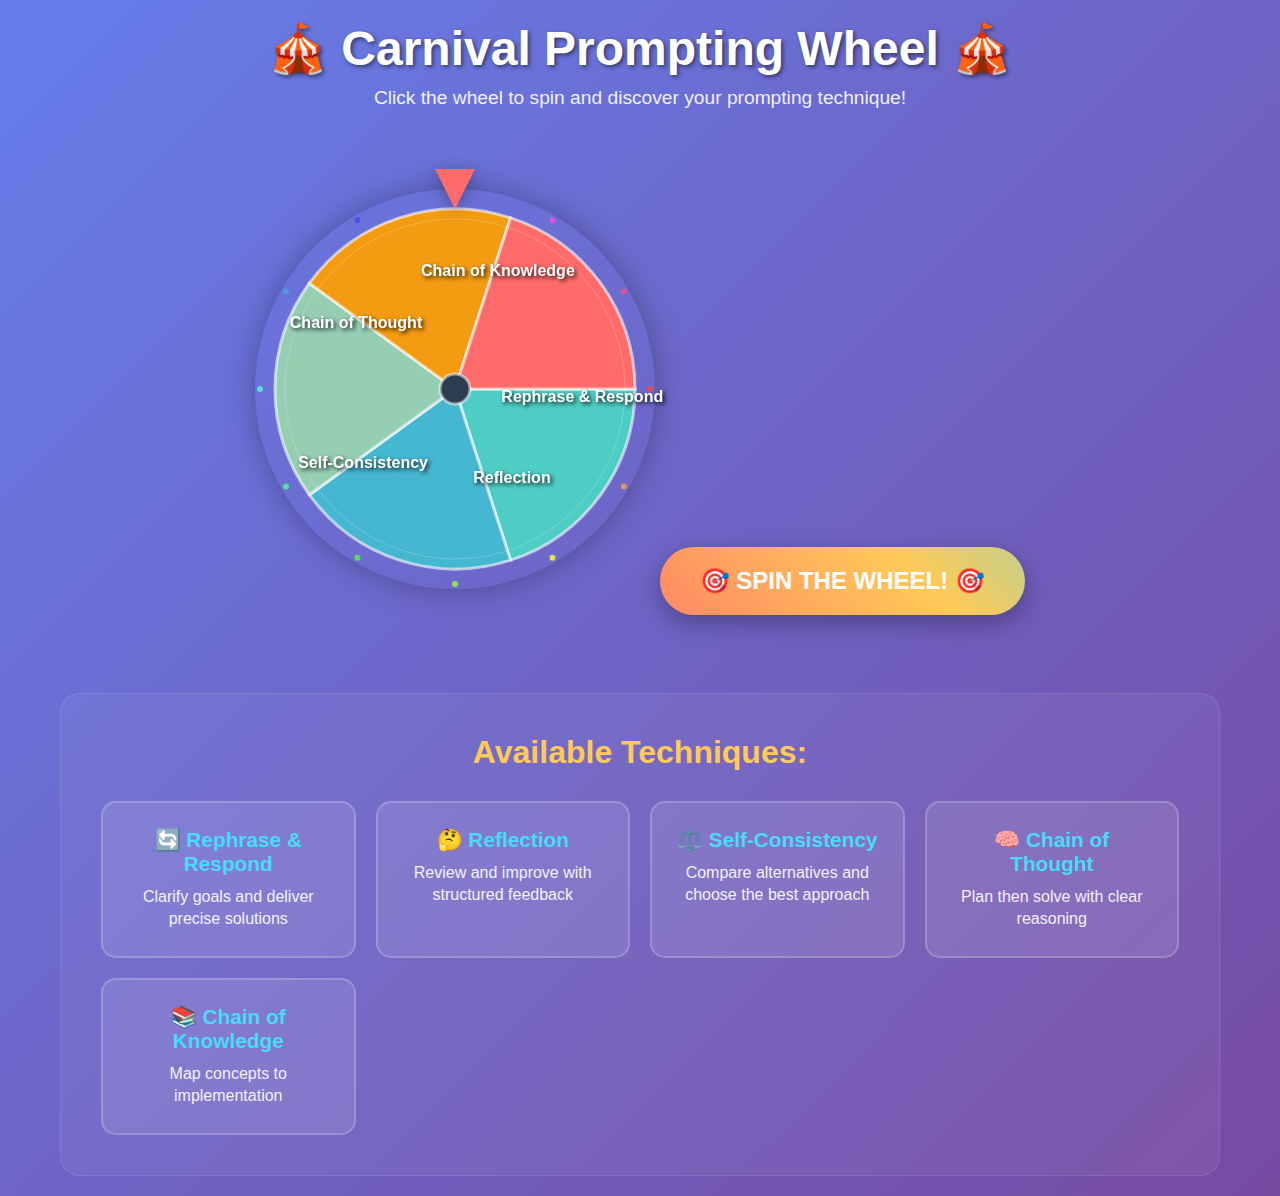
<file: wheel/index.html>
<!DOCTYPE html>
<html lang="en">
<head>
    <meta charset="UTF-8">
    <meta name="viewport" content="width=device-width, initial-scale=1.0">
    <title>Carnival Prompting Wheel</title>
    <link rel="stylesheet" href="style.css">
</head>
<body>
    <div class="container">
        <h1>🎪 Carnival Prompting Wheel 🎪</h1>
        <p class="subtitle">Click the wheel to spin and discover your prompting technique!</p>
        
        <div class="wheel-container">
            <canvas id="wheel" width="400" height="400"></canvas>
            <div class="pointer"></div>
            
            <!-- HTML Text Overlays for Wheel Segments -->
            <div class="wheel-text-overlay" id="segment-0">
                <span class="segment-text">Reflection</span>
            </div>
            <div class="wheel-text-overlay" id="segment-1">
                <span class="segment-text">Self-Consistency</span>
            </div>
            <div class="wheel-text-overlay" id="segment-2">
                <span class="segment-text">Chain of Thought</span>
            </div>
            <div class="wheel-text-overlay" id="segment-3">
                <span class="segment-text">Chain of Knowledge</span>
            </div>
            <div class="wheel-text-overlay" id="segment-4">
                <span class="segment-text">Rephrase & Respond</span>
            </div>
        </div>
        
        <button id="spinBtn" class="spin-button">🎯 SPIN THE WHEEL! 🎯</button>
        
        <div id="result" class="result hidden">
            <h2 id="resultTitle"></h2>
            <p id="resultDescription"></p>
        </div>
        
        <div class="techniques-info">
            <h3>Available Techniques:</h3>
            <div class="technique-grid">
                <div class="technique-card" data-technique="rephrase">
                    <h4>🔄 Rephrase & Respond</h4>
                    <p>Clarify goals and deliver precise solutions</p>
                </div>
                <div class="technique-card" data-technique="reflection">
                    <h4>🤔 Reflection</h4>
                    <p>Review and improve with structured feedback</p>
                </div>
                <div class="technique-card" data-technique="consistency">
                    <h4>⚖️ Self-Consistency</h4>
                    <p>Compare alternatives and choose the best approach</p>
                </div>
                <div class="technique-card" data-technique="chain-of-thought">
                    <h4>🧠 Chain of Thought</h4>
                    <p>Plan then solve with clear reasoning</p>
                </div>
                <div class="technique-card" data-technique="chain-of-knowledge">
                    <h4>📚 Chain of Knowledge</h4>
                    <p>Map concepts to implementation</p>
                </div>
            </div>
        </div>
    </div>
    
    <audio id="spinSound" src="https://www.soundjay.com/misc/sounds/bell-ringing-05.wav" preload="auto"></audio>
    <audio id="winSound" src="https://www.soundjay.com/misc/sounds/fail-buzzer-02.wav" preload="auto"></audio>
    
    <script src="script.js"></script>
</body>
</html>
</file>
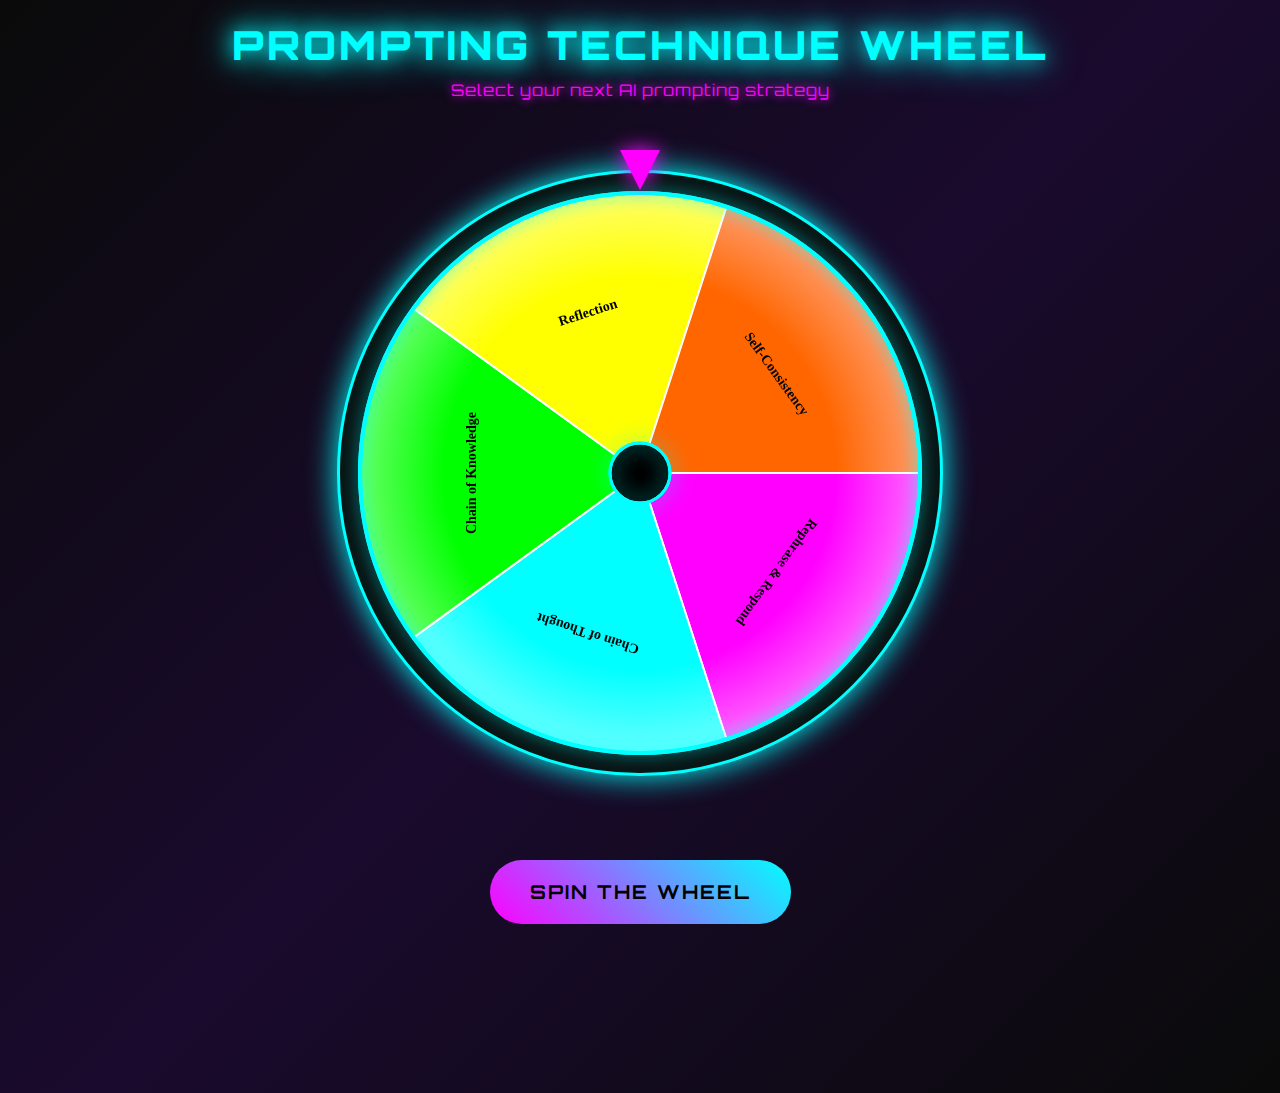
<file: wheel_cyberpunk/index.html>
<!DOCTYPE html>
<html lang="en">
<head>
    <meta charset="UTF-8">
    <meta name="viewport" content="width=device-width, initial-scale=1.0">
    <title>Cyberpunk Prompting Wheel</title>
    <link rel="stylesheet" href="style.css">
</head>
<body>
    <div class="container">
        <div class="header">
            <h1 class="title">PROMPTING TECHNIQUE WHEEL</h1>
            <div class="subtitle">Select your next AI prompting strategy</div>
        </div>
        
        <div class="wheel-container">
            <canvas id="wheelCanvas" width="600" height="600"></canvas>
            <div class="pointer"></div>
        </div>
        
        <div class="controls">
            <button id="spinButton" class="spin-btn">
                <span class="btn-text">SPIN THE WHEEL</span>
                <div class="btn-glow"></div>
            </button>
        </div>
        
        <div id="result" class="result hidden">
            <div class="result-content">
                <h2 id="resultTitle">SELECTED TECHNIQUE</h2>
                <p id="resultDescription"></p>
            </div>
        </div>
    </div>
    
    <script src="sound.js"></script>
    <script src="wheel.js"></script>
    <script src="main.js"></script>
</body>
</html>
</file>
<file: wheel/style.css>
* {
    margin: 0;
    padding: 0;
    box-sizing: border-box;
}

body {
    font-family: 'Arial', sans-serif;
    background: linear-gradient(135deg, #667eea 0%, #764ba2 100%);
    min-height: 100vh;
    color: white;
    overflow-x: hidden;
}

.container {
    max-width: 1200px;
    margin: 0 auto;
    padding: 20px;
    text-align: center;
}

h1 {
    font-size: 3rem;
    margin-bottom: 10px;
    text-shadow: 2px 2px 4px rgba(0,0,0,0.5);
    animation: bounce 2s infinite;
}

.subtitle {
    font-size: 1.2rem;
    margin-bottom: 40px;
    opacity: 0.9;
}

@keyframes bounce {
    0%, 20%, 50%, 80%, 100% { transform: translateY(0); }
    40% { transform: translateY(-10px); }
    60% { transform: translateY(-5px); }
}

.wheel-container {
    position: relative;
    display: inline-block;
    margin: 40px 0;
}

#wheel {
    border-radius: 50%;
    box-shadow: 0 0 30px rgba(0,0,0,0.3);
    transition: transform 0.1s ease-out;
}

.pointer {
    position: absolute;
    top: -20px;
    left: 50%;
    transform: translateX(-50%);
    width: 0;
    height: 0;
    border-left: 20px solid transparent;
    border-right: 20px solid transparent;
    border-top: 40px solid #ff6b6b;
    filter: drop-shadow(0 4px 8px rgba(0,0,0,0.3));
    z-index: 10;
}

/* Wheel Text Overlays */
.wheel-text-overlay {
    position: absolute;
    top: 50%;
    left: 50%;
    width: 200px;
    height: 200px;
    transform-origin: center;
    pointer-events: none;
    z-index: 5;
}

.segment-text {
    position: absolute;
    top: 50%;
    left: 50%;
    transform: translate(-50%, -50%);
    color: white;
    font-size: 16px;
    font-weight: bold;
    text-align: center;
    text-shadow: 2px 2px 4px rgba(0, 0, 0, 0.9);
    white-space: nowrap;
    pointer-events: none;
}

/* Text positioning is now handled dynamically by JavaScript */

.spin-button {
    background: linear-gradient(45deg, #ff6b6b, #feca57, #48dbfb, #ff9ff3);
    background-size: 300% 300%;
    border: none;
    padding: 20px 40px;
    font-size: 1.5rem;
    font-weight: bold;
    color: white;
    border-radius: 50px;
    cursor: pointer;
    box-shadow: 0 8px 25px rgba(0,0,0,0.3);
    transition: all 0.3s ease;
    animation: gradientShift 3s ease infinite;
}

@keyframes gradientShift {
    0% { background-position: 0% 50%; }
    50% { background-position: 100% 50%; }
    100% { background-position: 0% 50%; }
}

.spin-button:hover {
    transform: translateY(-3px);
    box-shadow: 0 12px 35px rgba(0,0,0,0.4);
}

.spin-button:active {
    transform: translateY(0);
}

.spin-button:disabled {
    opacity: 0.6;
    cursor: not-allowed;
    transform: none;
}

.result {
    margin: 40px 0;
    padding: 30px;
    background: rgba(255,255,255,0.1);
    border-radius: 20px;
    backdrop-filter: blur(10px);
    border: 2px solid rgba(255,255,255,0.2);
    animation: slideIn 0.5s ease-out;
}

@keyframes slideIn {
    from {
        opacity: 0;
        transform: translateY(30px);
    }
    to {
        opacity: 1;
        transform: translateY(0);
    }
}

.result.hidden {
    display: none;
}

#resultTitle {
    font-size: 2.5rem;
    margin-bottom: 15px;
    color: #feca57;
}

#resultDescription {
    font-size: 1.2rem;
    line-height: 1.6;
}

.techniques-info {
    margin-top: 60px;
    padding: 40px;
    background: rgba(255,255,255,0.05);
    border-radius: 20px;
    border: 1px solid rgba(255,255,255,0.1);
}

.techniques-info h3 {
    font-size: 2rem;
    margin-bottom: 30px;
    color: #feca57;
}

.technique-grid {
    display: grid;
    grid-template-columns: repeat(auto-fit, minmax(250px, 1fr));
    gap: 20px;
    margin-top: 30px;
}

.technique-card {
    background: rgba(255,255,255,0.1);
    padding: 25px;
    border-radius: 15px;
    border: 2px solid rgba(255,255,255,0.2);
    transition: all 0.3s ease;
    cursor: pointer;
}

.technique-card:hover {
    transform: translateY(-5px);
    background: rgba(255,255,255,0.15);
    border-color: rgba(255,255,255,0.4);
}

.technique-card h4 {
    font-size: 1.3rem;
    margin-bottom: 10px;
    color: #48dbfb;
}

.technique-card p {
    font-size: 1rem;
    opacity: 0.9;
    line-height: 1.4;
}

/* Spinning animation */
@keyframes spin {
    from { transform: rotate(0deg); }
    to { transform: rotate(360deg); }
}

.spinning {
    animation: spin 0.1s linear infinite;
}

/* Responsive design */
@media (max-width: 768px) {
    h1 {
        font-size: 2rem;
    }
    
    .subtitle {
        font-size: 1rem;
    }
    
    #wheel {
        width: 300px;
        height: 300px;
    }
    
    .spin-button {
        padding: 15px 30px;
        font-size: 1.2rem;
    }
    
    .technique-grid {
        grid-template-columns: 1fr;
    }
}

@media (max-width: 480px) {
    #wheel {
        width: 250px;
        height: 250px;
    }
    
    .container {
        padding: 15px;
    }
}
</file>
<file: wheel_cyberpunk/style.css>
@import url('https://fonts.googleapis.com/css2?family=Orbitron:wght@400;700;900&display=swap');

* {
    margin: 0;
    padding: 0;
    box-sizing: border-box;
}

body {
    font-family: 'Orbitron', monospace;
    background: linear-gradient(135deg, #0a0a0a 0%, #1a0a2e 50%, #0a0a0a 100%);
    color: #00ffff;
    min-height: 100vh;
    overflow-x: hidden;
}

.container {
    max-width: 1200px;
    margin: 0 auto;
    padding: 20px;
    text-align: center;
}

.header {
    margin-bottom: 30px;
}

.title {
    font-size: 2.5rem;
    font-weight: 900;
    text-shadow: 0 0 20px #00ffff, 0 0 40px #00ffff;
    margin-bottom: 10px;
    letter-spacing: 3px;
}

.subtitle {
    font-size: 1rem;
    color: #ff00ff;
    text-shadow: 0 0 10px #ff00ff;
    letter-spacing: 1px;
}

.wheel-container {
    position: relative;
    display: inline-block;
    margin: 40px 0;
}

#wheelCanvas {
    border: 3px solid #00ffff;
    border-radius: 50%;
    box-shadow: 
        0 0 30px #00ffff,
        inset 0 0 30px rgba(0, 255, 255, 0.1);
    background: #0a0a0a;
}

.pointer {
    position: absolute;
    top: -20px;
    left: 50%;
    transform: translateX(-50%);
    width: 0;
    height: 0;
    border-left: 20px solid transparent;
    border-right: 20px solid transparent;
    border-top: 40px solid #ff00ff;
    filter: drop-shadow(0 0 10px #ff00ff);
    z-index: 10;
}

.controls {
    margin: 40px 0;
}

.spin-btn {
    position: relative;
    background: linear-gradient(45deg, #ff00ff, #00ffff);
    border: none;
    padding: 20px 40px;
    font-family: 'Orbitron', monospace;
    font-size: 1.2rem;
    font-weight: 700;
    color: #000;
    cursor: pointer;
    border-radius: 50px;
    text-transform: uppercase;
    letter-spacing: 2px;
    transition: all 0.3s ease;
    overflow: hidden;
}

.spin-btn:hover {
    transform: translateY(-2px);
    box-shadow: 
        0 10px 30px rgba(255, 0, 255, 0.5),
        0 0 20px rgba(0, 255, 255, 0.5);
}

.spin-btn:active {
    transform: translateY(0);
}

.spin-btn:disabled {
    opacity: 0.5;
    cursor: not-allowed;
    transform: none;
}

.btn-glow {
    position: absolute;
    top: 0;
    left: -100%;
    width: 100%;
    height: 100%;
    background: linear-gradient(90deg, transparent, rgba(255, 255, 255, 0.4), transparent);
    transition: left 0.5s ease;
}

.spin-btn:hover .btn-glow {
    left: 100%;
}

.result {
    margin-top: 40px;
    padding: 30px;
    background: rgba(0, 255, 255, 0.1);
    border: 2px solid #00ffff;
    border-radius: 15px;
    box-shadow: 0 0 30px rgba(0, 255, 255, 0.3);
    transition: all 0.5s ease;
}

.result.hidden {
    opacity: 0;
    transform: translateY(20px);
    pointer-events: none;
}

.result.show {
    opacity: 1;
    transform: translateY(0);
}

.result-content h2 {
    color: #ff00ff;
    text-shadow: 0 0 15px #ff00ff;
    margin-bottom: 15px;
    font-size: 1.5rem;
}

.result-content p {
    color: #00ffff;
    line-height: 1.6;
    font-size: 1.1rem;
    text-shadow: 0 0 10px #00ffff;
}

/* Animation for spinning */
@keyframes spin {
    from { transform: rotate(0deg); }
    to { transform: rotate(360deg); }
}

.spinning {
    animation: spin 0.1s linear infinite;
}

/* Glitch effect for cyberpunk feel */
@keyframes glitch {
    0% { transform: translate(0); }
    20% { transform: translate(-2px, 2px); }
    40% { transform: translate(-2px, -2px); }
    60% { transform: translate(2px, 2px); }
    80% { transform: translate(2px, -2px); }
    100% { transform: translate(0); }
}

.glitch {
    animation: glitch 0.3s ease-in-out;
}

/* Responsive design */
@media (max-width: 768px) {
    .title {
        font-size: 1.8rem;
    }
    
    #wheelCanvas {
        width: 400px;
        height: 400px;
    }
    
    .spin-btn {
        padding: 15px 30px;
        font-size: 1rem;
    }
}

@media (max-width: 480px) {
    #wheelCanvas {
        width: 300px;
        height: 300px;
    }
    
    .title {
        font-size: 1.5rem;
    }
}
</file>
